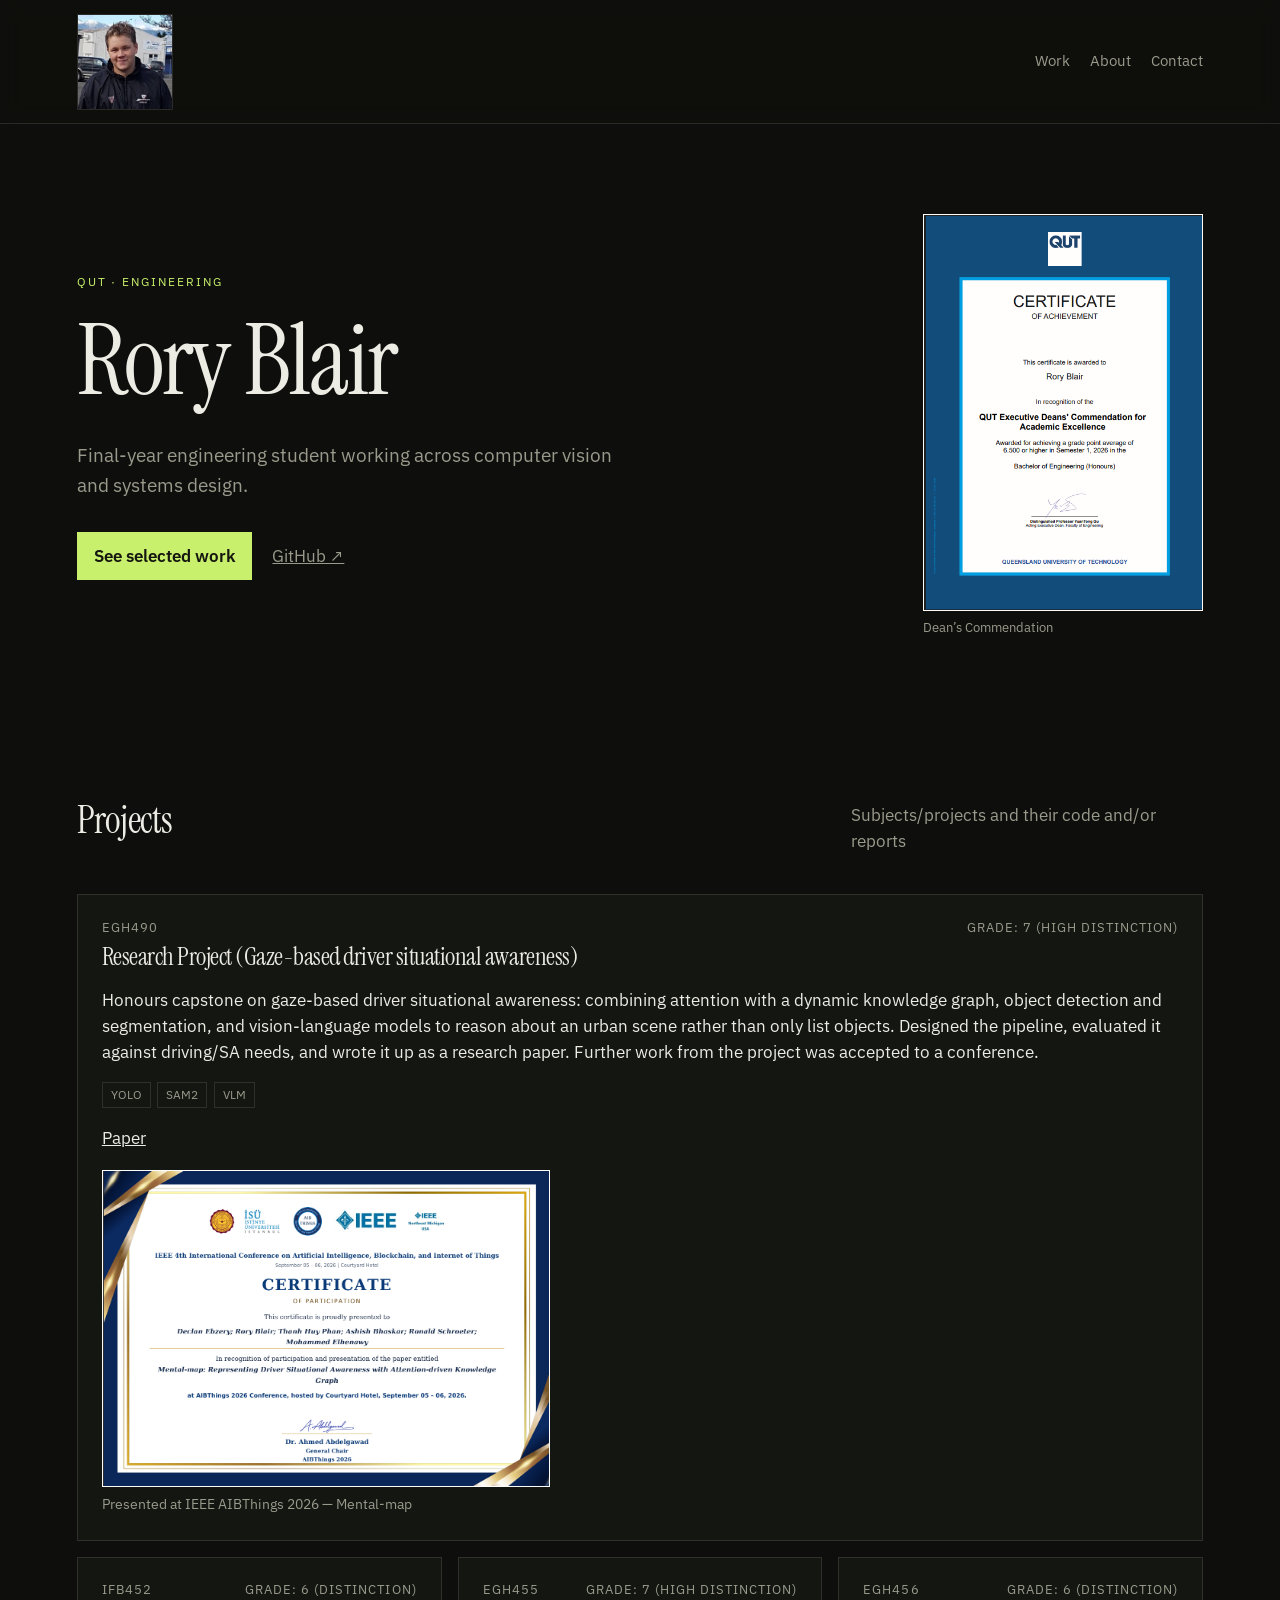
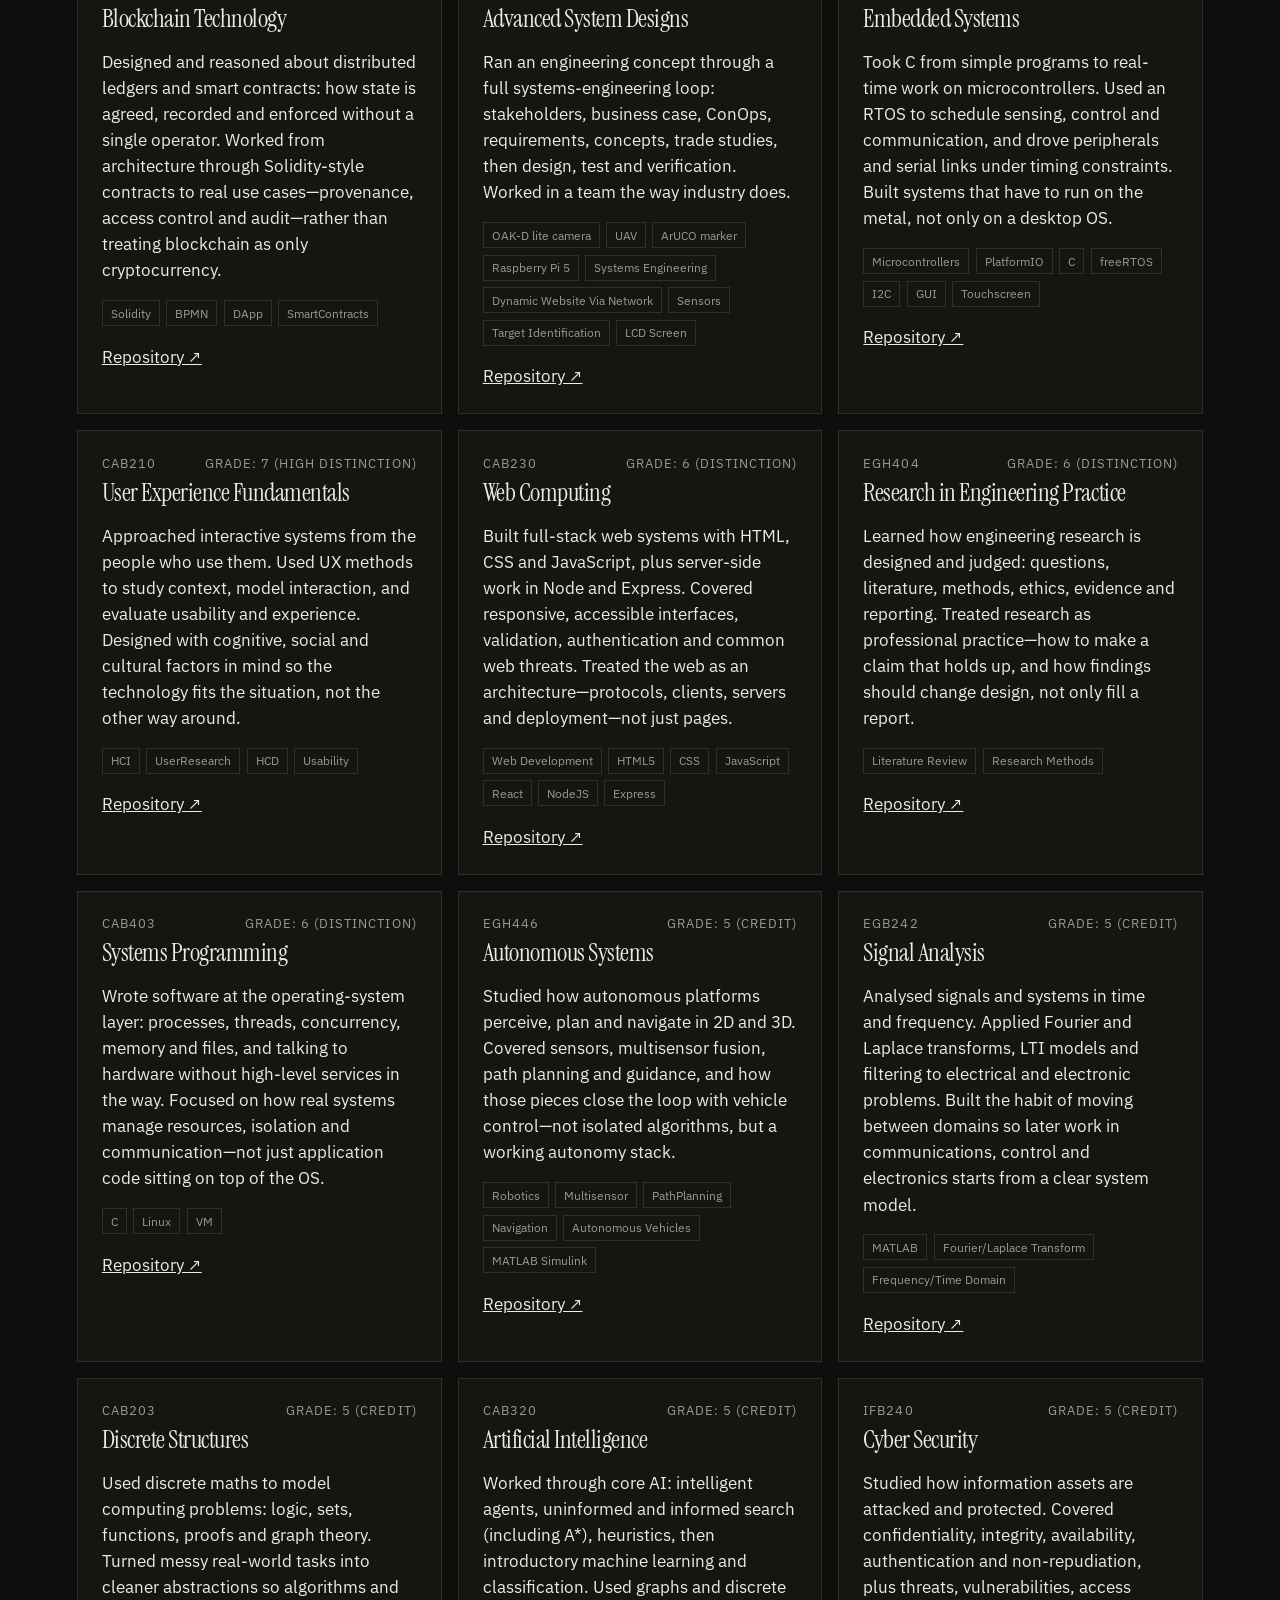
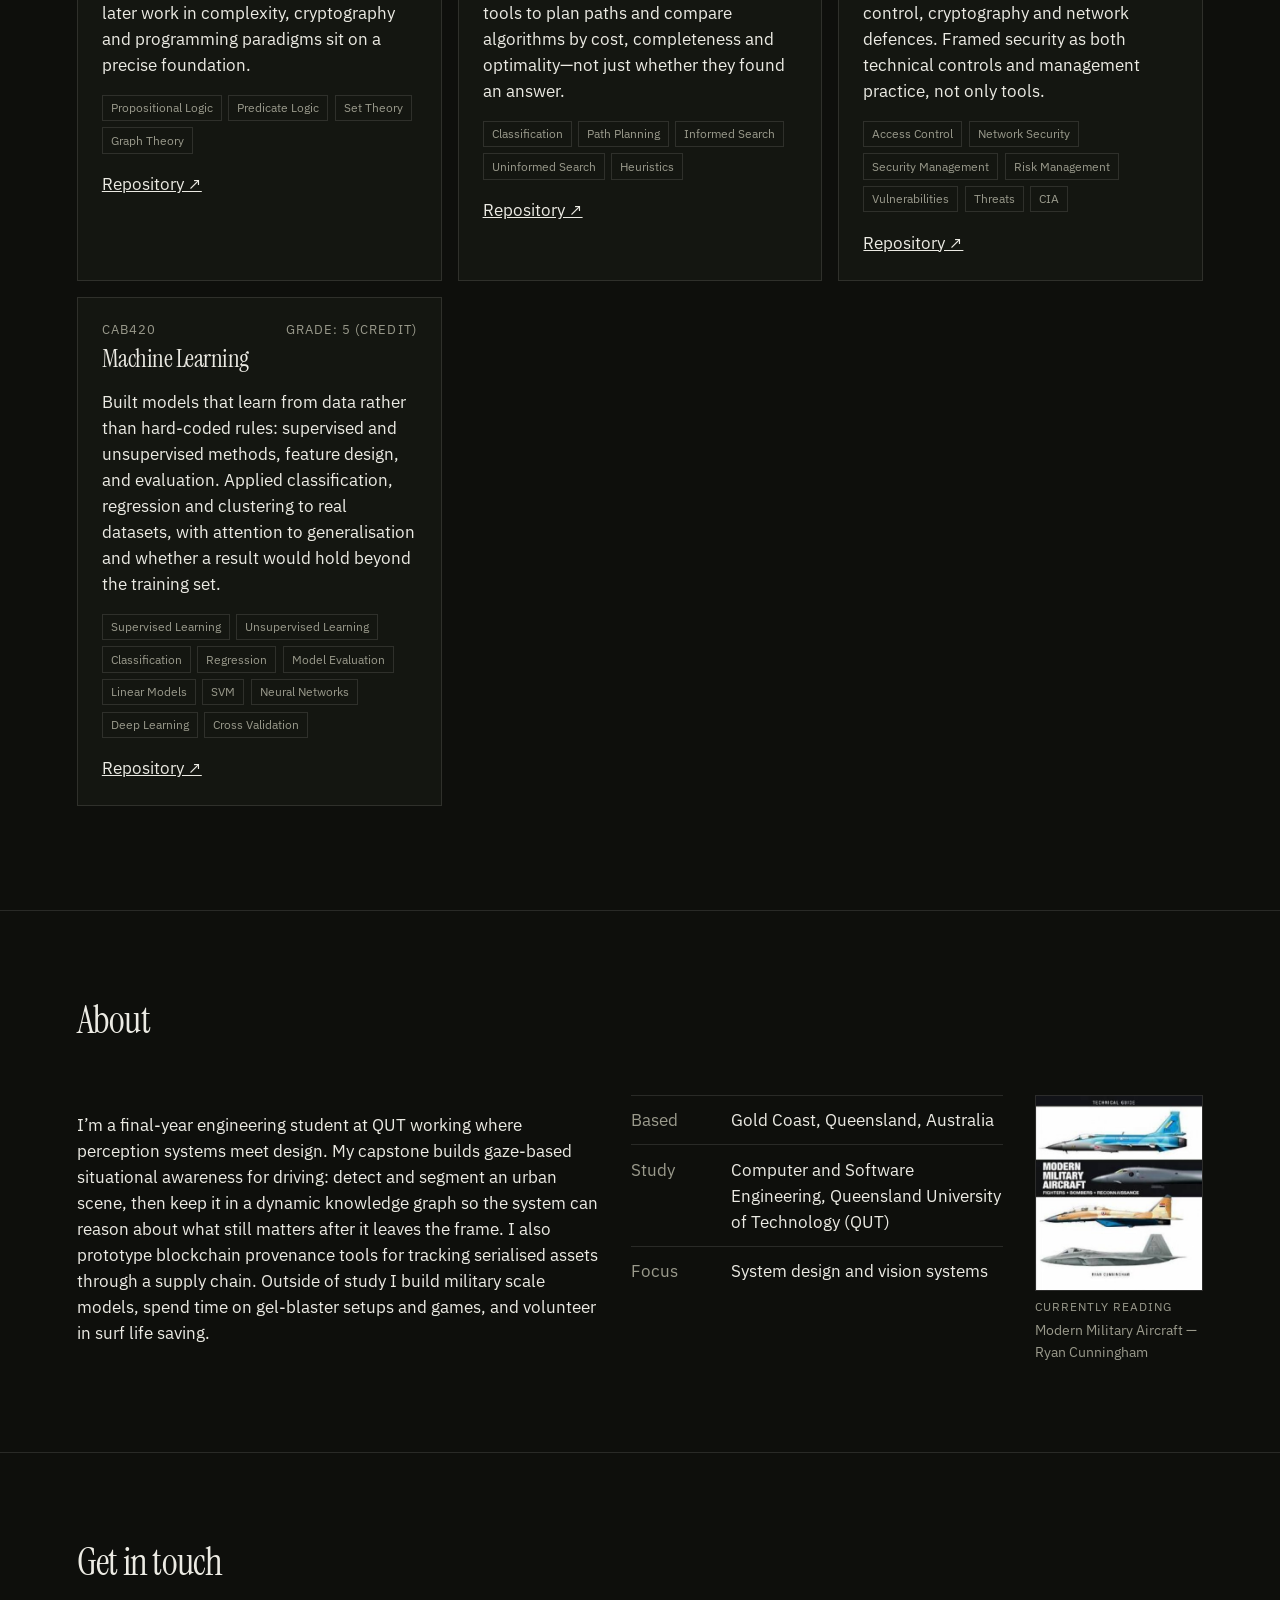
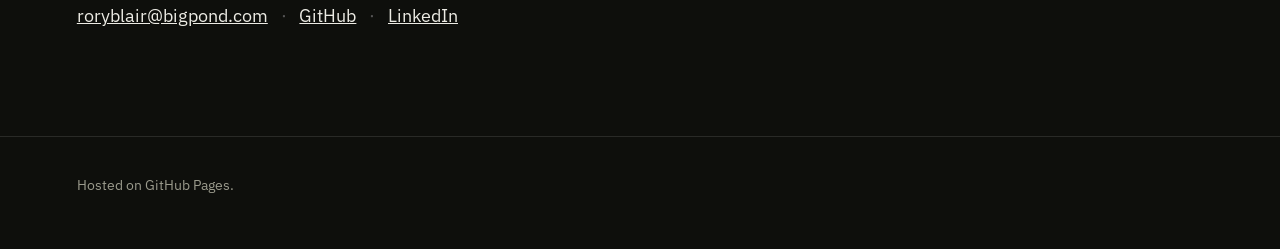
<file: index.html>
<!DOCTYPE html>
<html lang="en">
<head>
  <meta charset="utf-8">
  <meta name="viewport" content="width=device-width, initial-scale=1">
  <meta name="description" content="Engineering student portfolio — systems, computer vision, and studio work.">
  <title>Rory Blair — Portfolio</title>
  <link rel="preconnect" href="https://fonts.googleapis.com">
  <link rel="preconnect" href="https://fonts.gstatic.com" crossorigin>
  <link href="https://fonts.googleapis.com/css2?family=Instrument+Serif:ital@0;1&family=IBM+Plex+Sans:wght@400;500;600&display=swap" rel="stylesheet">
  <link rel="stylesheet" href="styles.css">
</head>
<body>
  <a class="skip" href="#work">Skip to work</a>

  <header class="site-header">
    <a class="mark" href="#" aria-label="Rory Blair">
  <img src="images/PFP.jpg" alt="Rory Blair">
</a>
    <nav>
      <a href="#work">Work</a>
      <a href="#about">About</a>
      <a href="#contact">Contact</a>
    </nav>
  </header>

  <main>
    <section class="hero">
  <div>
    <p class="eyebrow">QUT · Engineering</p>
    <h1>Rory Blair</h1>
    <p class="lede">
      Final-year engineering student working across computer vision and
      systems design.
    </p>
    <div class="hero-links">
      <a class="btn" href="#work">See selected work</a>
      <a class="text-link" href="https://github.com/Rorza-ops">GitHub ↗</a>
    </div>
  </div>
  <figure class="hero-cert">
    <img src="images/Dean-Cert.png" alt="QUT Executive Deans’ Commendation for Academic Excellence, Semester 1 2026">
    <figcaption>Dean’s Commendation</figcaption>
  </figure>
</section>

    <section id="work" class="section">
      <div class="section-head">
        <h2>Projects</h2>
        <p>Subjects/projects and their code and/or reports</p>
      </div>

      <article class="project featured">
<!-- CAPSTONE -->
        <div class="project-meta">
          <span>EGH490</span>
          <span>GRADE: 7 (High Distinction)</span>
        </div>
        <h3>Research Project (Gaze-based driver situational awareness)</h3>
        <p>
          Honours capstone on gaze-based driver situational awareness: 
          combining attention with a dynamic knowledge graph, object detection and segmentation, 
          and vision-language models to reason about an urban scene rather than only list objects. 
          Designed the pipeline, evaluated it against driving/SA needs, and wrote it up as a research paper. 
          Further work from the project was accepted to a conference.
        </p>
        <ul class="tags">
          <li>YOLO</li>
          <li>SAM2</li>
          <li>VLM</li>
        </ul>
        <div class="project-links">
          <a href="https://github.com/Rorza-ops/Rorza-ops.github.io/tree/main/Projects/Capstone">Paper</a>
        </div>
        <figure class="capstone-cert">
          <img src="images/ABITHINGS-Cert.png" alt="AIBThings 2026 certificate for Mental-map paper presentation">
          <figcaption>Presented at IEEE AIBThings 2026 — Mental-map</figcaption>
        </figure>
      </article>

      <div class="project-grid">
<!-- IFB452 -->
        <article class="project">
          <div class="project-meta">
            <span>IFB452</span>
            <span>GRADE: 6 (Distinction)</span>
          </div>
          <h3>Blockchain Technology</h3>
          <p>
            Designed and reasoned about distributed ledgers and smart contracts: 
            how state is agreed, recorded and enforced without a single operator. 
            Worked from architecture through Solidity-style contracts to real use cases—provenance, access control and audit—rather than treating blockchain as only cryptocurrency.
          </p>
          <ul class="tags">
            <li>Solidity</li>
            <li>BPMN</li>
            <li>DApp</li>
            <li>SmartContracts</li>
          </ul>
          <a href="https://github.com/Rorza-ops/Rorza-ops.github.io/tree/main/Projects/IFB452">Repository ↗</a>
        </article>
<!-- EGH455 -->
        <article class="project">
          <div class="project-meta">
            <span>EGH455</span>
            <span>GRADE: 7 (High Distinction)</span>
          </div>
          <h3>Advanced System Designs</h3>
          <p>
            Ran an engineering concept through a full systems-engineering loop: 
            stakeholders, business case, ConOps, requirements, concepts, trade studies, then design, test and verification. 
            Worked in a team the way industry does.
          </p>
          <ul class="tags">
            <li>OAK-D lite camera</li>
            <li>UAV</li>
            <li>ArUCO marker</li>
            <li>Raspberry Pi 5</li>
            <li>Systems Engineering</li>
            <li>Dynamic Website Via Network</li>
            <li>Sensors</li>
            <li>Target Identification</li>
            <li>LCD Screen</li>
          </ul>
          <a href="https://github.com/Rorza-ops/Rorza-ops.github.io/tree/main/Projects/EGH455">Repository ↗</a>
        </article>
<!-- EGH456 -->
        <article class="project">
          <div class="project-meta">
            <span>EGH456</span>
            <span>GRADE: 6 (Distinction)</span>
          </div>
          <h3>Embedded Systems</h3>
          <p>
            Took C from simple programs to real-time work on microcontrollers. 
            Used an RTOS to schedule sensing, control and communication, and drove peripherals and serial links under timing constraints. 
            Built systems that have to run on the metal, not only on a desktop OS.
          </p>
          <ul class="tags">
            <li>Microcontrollers</li>
            <li>PlatformIO</li>
            <li>C</li>
            <li>freeRTOS</li>
            <li>I2C</li>
            <li>GUI</li>
            <li>Touchscreen</li>
          </ul>
          <a href="https://github.com/Rorza-ops/Rorza-ops.github.io/tree/main/Projects/EGH456">Repository ↗</a>
        </article>
<!-- CAB210 -->
        <article class="project">
          <div class="project-meta">
            <span>CAB210</span>
            <span>GRADE: 7 (High Distinction)</span>
          </div>
          <h3>User Experience Fundamentals</h3>
          <p>
            Approached interactive systems from the people who use them. 
            Used UX methods to study context, model interaction, and evaluate usability and experience. 
            Designed with cognitive, social and cultural factors in mind so the technology fits the situation, not the other way around.
          </p>
          <ul class="tags">
            <li>HCI</li>
            <li>UserResearch</li>
            <li>HCD</li>
            <li>Usability</li>
          </ul>
          <a href="https://github.com/Rorza-ops/Rorza-ops.github.io/tree/main/Projects/CAB210">Repository ↗</a>
        </article>
<!-- CAB230 -->
        <article class="project">
          <div class="project-meta">
            <span>CAB230</span>
            <span>GRADE: 6 (Distinction)</span>
          </div>
          <h3>Web Computing</h3>
          <p>
            Built full-stack web systems with HTML, CSS and JavaScript, plus server-side work in Node and Express. 
            Covered responsive, accessible interfaces, validation, authentication and common web threats. 
            Treated the web as an architecture—protocols, clients, servers and deployment—not just pages.
          </p>
          <ul class="tags">
            <li>Web Development</li>
            <li>HTML5</li>
            <li>CSS</li>
            <li>JavaScript</li>
            <li>React</li>
            <li>NodeJS</li>
            <li>Express</li>
          </ul>
          <a href="https://github.com/Rorza-ops/Rorza-ops.github.io/tree/main/Projects/CAB230">Repository ↗</a>
        </article>
<!-- EGH404 -->
        <article class="project">
          <div class="project-meta">
            <span>EGH404</span>
            <span>GRADE: 6 (Distinction)</span>
          </div>
          <h3>Research in Engineering Practice</h3>
          <p>
            Learned how engineering research is designed and judged: questions, literature, methods, ethics, evidence and reporting. 
            Treated research as professional practice—how to make a claim that holds up, and how findings should change design, not only fill a report.
          </p>
          <ul class="tags">
            <li>Literature Review</li>
            <li>Research Methods</li>
          </ul>
          <a href="https://github.com/Rorza-ops/Rorza-ops.github.io/tree/main/Projects/EGH404">Repository ↗</a>
        </article>
<!-- CAB403 -->
        <article class="project">
          <div class="project-meta">
            <span>CAB403</span>
            <span>GRADE: 6 (Distinction)</span>
          </div>
          <h3>Systems Programming</h3>
          <p>
            Wrote software at the operating-system layer: processes, threads, concurrency, memory and files, and talking to hardware without high-level services in the way. 
            Focused on how real systems manage resources, isolation and communication—not just application code sitting on top of the OS.
          </p>
          <ul class="tags">
            <li>C</li>
            <li>Linux</li>
            <li>VM</li>
          </ul>
          <a href="https://github.com/Rorza-ops/Rorza-ops.github.io/tree/main/Projects/CAB403">Repository ↗</a>
        </article>
<!-- EGH446 -->
        <article class="project">
          <div class="project-meta">
            <span>EGH446</span>
            <span>GRADE: 5 (Credit)</span>
          </div>
          <h3>Autonomous Systems</h3>
          <p>
            Studied how autonomous platforms perceive, plan and navigate in 2D and 3D. 
            Covered sensors, multisensor fusion, path planning and guidance, and how those pieces close the loop with vehicle control—not isolated algorithms, but a working autonomy stack.
          </p>
          <ul class="tags">
            <li>Robotics</li>
            <li>Multisensor</li>
            <li>PathPlanning</li>
            <li>Navigation</li>
            <li>Autonomous Vehicles</li>
            <li>MATLAB Simulink</li>
          </ul>
          <a href="https://github.com/Rorza-ops/Rorza-ops.github.io/tree/main/Projects/EGH446">Repository ↗</a>
        </article>
<!-- EGB242 -->
        <article class="project">
          <div class="project-meta">
            <span>EGB242</span>
            <span><span>GRADE: 5 (Credit)</span></span>
          </div>
          <h3>Signal Analysis</h3>
          <p>
            Analysed signals and systems in time and frequency. 
            Applied Fourier and Laplace transforms, LTI models and filtering to electrical and electronic problems. 
            Built the habit of moving between domains so later work in communications, control and electronics starts from a clear system model.
          </p>
          <ul class="tags">
            <li>MATLAB</li>
            <li>Fourier/Laplace Transform</li>
            <li>Frequency/Time Domain</li>
          </ul>
          <a href="https://github.com/Rorza-ops/Rorza-ops.github.io/tree/main/Projects/EGB242">Repository ↗</a>
        </article>
<!-- CAB203 -->
        <article class="project">
          <div class="project-meta">
            <span>CAB203</span>
            <span>GRADE: 5 (Credit)</span>
          </div>
          <h3>Discrete Structures</h3>
          <p>
            Used discrete maths to model computing problems: logic, sets, functions, proofs and graph theory. 
            Turned messy real-world tasks into cleaner abstractions so algorithms and later work in complexity, cryptography and programming paradigms sit on a precise foundation.
          </p>
          <ul class="tags">
            <li>Propositional Logic</li>
            <li>Predicate Logic</li>
            <li>Set Theory</li>
            <li>Graph Theory</li>
          </ul>
          <a href="https://github.com/Rorza-ops/Rorza-ops.github.io/tree/main/Projects/CAB203">Repository ↗</a>
        </article>
<!-- CAB320 -->
        <article class="project">
          <div class="project-meta">
            <span>CAB320</span>
            <span>GRADE: 5 (Credit)</span>
          </div>
          <h3>Artificial Intelligence</h3>
          <p>
            Worked through core AI: intelligent agents, uninformed and informed search (including A*), heuristics, then introductory machine learning and classification. 
            Used graphs and discrete tools to plan paths and compare algorithms by cost, completeness and optimality—not just whether they found an answer.
          </p>
          <ul class="tags">
            <li>Classification</li>
            <li>Path Planning</li>
            <li>Informed Search</li>
            <li>Uninformed Search</li>
            <li>Heuristics</li>
          </ul>
          <a href="https://github.com/Rorza-ops/Rorza-ops.github.io/tree/main/Projects/CAB320">Repository ↗</a>
        </article>
<!-- IFB240 -->
        <article class="project">
          <div class="project-meta">
            <span>IFB240</span>
            <span>GRADE: 5 (Credit)</span>
          </div>
          <h3>Cyber Security</h3>
          <p>
            Studied how information assets are attacked and protected. Covered confidentiality, integrity, availability, authentication and non-repudiation, plus threats, vulnerabilities, access control, cryptography and network defences. 
            Framed security as both technical controls and management practice, not only tools.
          </p>
          <ul class="tags">
            <li>Access Control</li>
            <li>Network Security</li>
            <li>Security Management</li>
            <li>Risk Management</li>
            <li>Vulnerabilities</li>
            <li>Threats</li>
            <li>CIA</li>
          </ul>
          <a href="https://github.com/Rorza-ops/Rorza-ops.github.io/tree/main/Projects/IFB240">Repository ↗</a>
        </article>
        <article class="project featured">
<!-- CAB420 -->
        <div class="project-meta">
          <span>CAB420</span>
          <span>GRADE: 5 (Credit)</span>
        </div>
        <h3>Machine Learning</h3>
        <p>
          Built models that learn from data rather than hard-coded rules: supervised and unsupervised methods, feature design, and evaluation. 
          Applied classification, regression and clustering to real datasets, with attention to generalisation and whether a result would hold beyond the training set.
        </p>
        <ul class="tags">
          <li>Supervised Learning</li>
          <li>Unsupervised Learning</li>
          <li>Classification</li>
          <li>Regression</li>
          <li>Model Evaluation</li>
          <li>Linear Models</li>
          <li>SVM</li>
          <li>Neural Networks</li>
          <li>Deep Learning</li>
          <li>Cross Validation</li>
        </ul>
        <div class="project-links">
          <a href="https://github.com/Rorza-ops/Rorza-ops.github.io/tree/main/Projects/CAB420">Repository ↗</a>
        </div>
      </article>
      </div>
    </section>
      </div>
    </section>

    <section id="about" class="section about">
  <div class="section-head">
    <h2>About</h2>
  </div>
  <div class="about-grid">
    <p>
      I’m a final-year engineering student at QUT working where perception systems meet design.
      My capstone builds gaze-based situational awareness for driving:
      detect and segment an urban scene, then keep it in a dynamic knowledge graph so the system can reason about what still matters after it leaves the frame.
      I also prototype blockchain provenance tools for tracking serialised assets through a supply chain.
      Outside of study I build military scale models, spend time on gel-blaster setups and games, and volunteer in surf life saving.
    </p>
    <ul class="facts">
      <li><span>Based</span> Gold Coast, Queensland, Australia</li>
      <li><span>Study</span> Computer and Software Engineering, Queensland University of Technology (QUT)</li>
      <li><span>Focus</span> System design and vision systems</li>
    </ul>
    <figure class="reading">
      <img src="images/Modern_Military_Aircraft.jpg" alt="Cover of Modern Military Aircraft by Ryan Cunningham">
      <figcaption>
        <span class="reading-label">Currently reading</span>
        Modern Military Aircraft — Ryan Cunningham
      </figcaption>
    </figure>
  </div>
</section>

    <section id="contact" class="section contact">
      <h2>Get in touch</h2>
      <p>
        <a href="mailto:roryblair@bigpond.com">roryblair@bigpond.com</a>
        <span class="sep">·</span>
        <a href="https://github.com/Rorza-ops">GitHub</a>
        <span class="sep">·</span>
        <a href="https://www.linkedin.com/in/roryblair/">LinkedIn</a>
      </p>
    </section>
  </main>

  <footer>
    <p>Hosted on GitHub Pages.</p>
  </footer>
</body>
</html>
</file>
<file: styles.css>
:root {
  --bg: #0e0f0c;
  --bg-2: #171914;
  --ink: #ecebe4;
  --muted: #9a9a8c;
  --line: rgba(236, 235, 228, 0.12);
  --accent: #c8f06c;
  --card: #141611;
}

* { box-sizing: border-box; }
html { scroll-behavior: smooth; }

body {
  margin: 0;
  background: var(--bg);
  color: var(--ink);
  font-family: "IBM Plex Sans", system-ui, sans-serif;
  font-size: 1.05rem;
  line-height: 1.55;
}

h1, h2, h3 {
  font-family: "Instrument Serif", Georgia, serif;
  font-weight: 400;
  letter-spacing: -0.02em;
  line-height: 1.1;
}

h1 { font-size: clamp(3rem, 8vw, 6.2rem); margin: 0.15em 0 0.25em; }
h2 { font-size: clamp(1.8rem, 3vw, 2.4rem); margin: 0 0 0.35em; }
h3 { font-size: 1.55rem; margin: 0.2em 0 0.4em; }

a { color: var(--ink); }
a:hover { color: var(--accent); }

.skip {
  position: absolute;
  left: -999px;
  top: 0;
}
.skip:focus {
  left: 1rem;
  top: 1rem;
  background: var(--accent);
  color: #111;
  padding: 0.4rem 0.7rem;
  z-index: 10;
}

.site-header {
  display: flex;
  justify-content: space-between;
  align-items: center;
  padding: 0.85rem 6vw;
  border-bottom: 1px solid var(--line);
  position: sticky;
  top: 0;
  background: color-mix(in srgb, var(--bg) 86%, transparent);
  backdrop-filter: blur(10px);
  z-index: 5;
}

.mark {
  display: block;
  padding: 0;
  border: 1px solid var(--line);
  width: 6rem;
  height: 6rem;
  overflow: hidden;
  flex-shrink: 0;
}
.mark img {
  width: 100%;
  height: 100%;
  object-fit: cover;
  display: block;
}     

nav { display: flex; gap: 1.25rem; }
nav a { text-decoration: none; color: var(--muted); font-size: 0.92rem; }
nav a:hover { color: var(--ink); }

.hero {
  display: grid;
  grid-template-columns: 1.2fr minmax(180px, 280px);
  gap: 2.5rem;
  align-items: center;
  padding: 10vh 6vw 8vh;
}
.hero-cert { margin: 0; }
.hero-cert img {
  width: 100%;
  height: auto;
  display: block;
  border: 1px solid var(--line);
  background: #fff;
}
.hero-cert figcaption {
  margin-top: 0.45rem;
  color: var(--muted);
  font-size: 0.82rem;
}
@media (max-width: 860px) {
  .hero { grid-template-columns: 1fr; }
}

.eyebrow {
  text-transform: uppercase;
  letter-spacing: 0.16em;
  font-size: 0.75rem;
  color: var(--accent);
  margin: 0;
}

.lede {
  max-width: 34rem;
  font-size: 1.2rem;
  color: var(--muted);
}

.hero-links {
  display: flex;
  gap: 1.25rem;
  align-items: center;
  margin-top: 2rem;
}

.btn {
  display: inline-block;
  text-decoration: none;
  background: var(--accent);
  color: #14160f;
  padding: 0.7rem 1.05rem;
  font-weight: 600;
}
.btn:hover { color: #14160f; filter: brightness(1.05); }

.text-link { color: var(--muted); }

.section { padding: 5.5rem 6vw; border-bottom: 1px solid var(--line); }

.section-head {
  display: grid;
  grid-template-columns: 1fr minmax(12rem, 22rem);
  gap: 1.5rem;
  margin-bottom: 2.5rem;
  align-items: end;
}
.section-head p { margin: 0; color: var(--muted); }
code { font-size: 0.9em; color: var(--accent); }

.project {
  background: var(--card);
  border: 1px solid var(--line);
  padding: 1.4rem 1.5rem 1.5rem;
}

.featured { margin-bottom: 1rem; }

.project-grid {
  display: grid;
  grid-template-columns: repeat(3, 1fr);
  gap: 1rem;
}

.capstone-cert {
  margin: 1.2rem 0 0;
  width: min(100%, 28rem);
  max-width: 100%;
}
.capstone-cert img {
  width: 100%;
  height: auto;
  display: block;
  border: 1px solid var(--line);
  background: #fff;
}

@media (max-width: 860px) {
  .capstone-cert { width: min(100%, 22rem); }
}

@media (max-width: 520px) {
  .capstone-cert { width: 100%; }
}

.project-meta {
  display: flex;
  justify-content: space-between;
  color: var(--muted);
  font-size: 0.8rem;
  text-transform: uppercase;
  letter-spacing: 0.08em;
}

.tags {
  display: flex;
  flex-wrap: wrap;
  gap: 0.4rem;
  padding: 0;
  margin: 1rem 0 1.1rem;
  list-style: none;
}
.tags li {
  border: 1px solid var(--line);
  padding: 0.15rem 0.5rem;
  font-size: 0.78rem;
  color: var(--muted);
}


.project-links { display: flex; gap: 1rem; }

.gallery {
  display: grid;
  grid-template-columns: 1.4fr 1fr;
  grid-template-rows: auto auto;
  gap: 0.75rem;
}
.gallery figure { margin: 0; }
.gallery figure:first-child { grid-row: 1 / 3; }

.ph {
  background:
    linear-gradient(160deg, #1c2016, #10120e 55%, #1a2210);
  min-height: 220px;
  height: 100%;
  display: grid;
  place-items: center;
  color: #4d5638;
  font-family: "Instrument Serif", serif;
  font-size: 3rem;
  border: 1px solid var(--line);
}

/* When you add real photos, replace each .ph div with:
   <img src="images/piece-01.jpg" alt="...">
   and delete the placeholder block. */
.gallery img {
  width: 100%;
  height: 100%;
  object-fit: cover;
  display: block;
  border: 1px solid var(--line);
}

figcaption {
  margin-top: 0.45rem;
  color: var(--muted);
  font-size: 0.88rem;
}

.about-grid {
  display: grid;
  grid-template-columns: 1.4fr 1fr 10.5rem;
  gap: 2rem;
  align-items: start;
}

.reading {
  margin: 0;
}
.reading img {
  width: 100%;
  height: auto;
  display: block;
  border: 1px solid var(--line);
  background: #111;
}
.reading-label {
  display: block;
  color: var(--muted);
  font-size: 0.75rem;
  text-transform: uppercase;
  letter-spacing: 0.08em;
  margin: 0.45rem 0 0.2rem;
}

@media (max-width: 860px) {
  .about-grid {
    grid-template-columns: 1fr;
  }
  .reading {
    max-width: 10.5rem;
  }
}

.facts { list-style: none; padding: 0; margin: 0; }
.facts li {
  display: grid;
  grid-template-columns: 5.5rem 1fr;
  gap: 0.75rem;
  padding: 0.7rem 0;
  border-top: 1px solid var(--line);
}
.facts span { color: var(--muted); }

.contact h2 { margin-bottom: 0.4rem; }
.contact p { color: var(--muted); font-size: 1.15rem; }
.sep { margin: 0 0.55rem; color: #555; }

.case {
  max-width: 42rem;
  padding: 4.5rem 6vw 5rem;
}
.case .crumb {
  color: var(--muted);
  text-decoration: none;
  font-size: 0.9rem;
}
.case .crumb:hover { color: var(--accent); }
.case header { margin: 1.5rem 0 2rem; }
.case .meta-row {
  color: var(--muted);
  font-size: 0.9rem;
  margin: 0.4rem 0 0;
}
.case h2 {
  margin-top: 2.2rem;
  font-size: 1.6rem;
}
.case figure { margin: 1.5rem 0; }
.links-box {
  display: flex;
  flex-wrap: wrap;
  gap: 0.8rem 1.2rem;
  margin-top: 2rem;
  padding-top: 1.2rem;
  border-top: 1px solid var(--line);
}

footer {
  padding: 1.5rem 6vw 2.5rem;
  color: var(--muted);
  font-size: 0.85rem;
}

@media (max-width: 860px) {
  .section-head,
  .project-grid,
  .about-grid,
  .gallery {
    grid-template-columns: 1fr;
  }
  .gallery figure:first-child { grid-row: auto; }
  .hero { padding-top: 8vh; }
  nav { gap: 0.8rem; }
}
</file>
